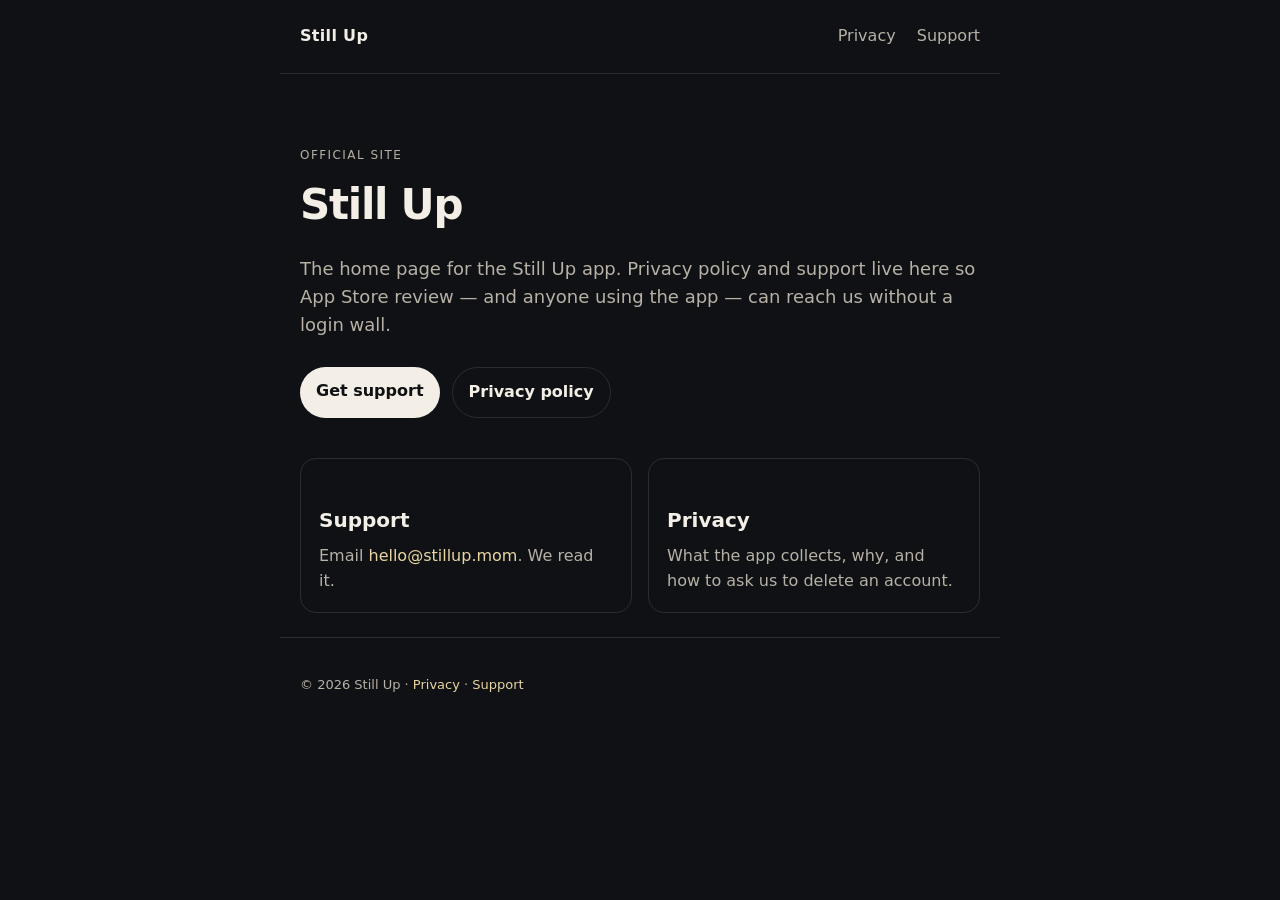
<file: index.html>
<!doctype html>
<html lang="en">
<head>
  <meta charset="utf-8">
  <meta name="viewport" content="width=device-width, initial-scale=1">
  <title>Still Up</title>
  <meta name="description" content="Still Up — the official site for the Still Up app.">
  <link rel="stylesheet" href="/styles.css">
</head>
<body>
  <header class="wrap nav">
    <a class="logo" href="/">Still Up</a>
    <nav>
      <a href="/privacy">Privacy</a>
      <a href="/support">Support</a>
    </nav>
  </header>
  <main class="wrap">
    <p class="eyebrow">Official site</p>
    <h1>Still Up</h1>
    <p class="lede">The home page for the Still Up app. Privacy policy and support live here so App Store review — and anyone using the app — can reach us without a login wall.</p>
    <div class="actions">
      <a class="btn" href="/support">Get support</a>
      <a class="btn ghost" href="/privacy">Privacy policy</a>
    </div>
    <section class="cards">
      <article>
        <h2>Support</h2>
        <p>Email <a href="mailto:hello@stillup.mom">hello@stillup.mom</a>. We read it.</p>
      </article>
      <article>
        <h2>Privacy</h2>
        <p>What the app collects, why, and how to ask us to delete an account.</p>
      </article>
    </section>
  </main>
  <footer class="wrap">
    <p>© 2026 Still Up · <a href="/privacy">Privacy</a> · <a href="/support">Support</a></p>
  </footer>
</body>
</html>
</file>
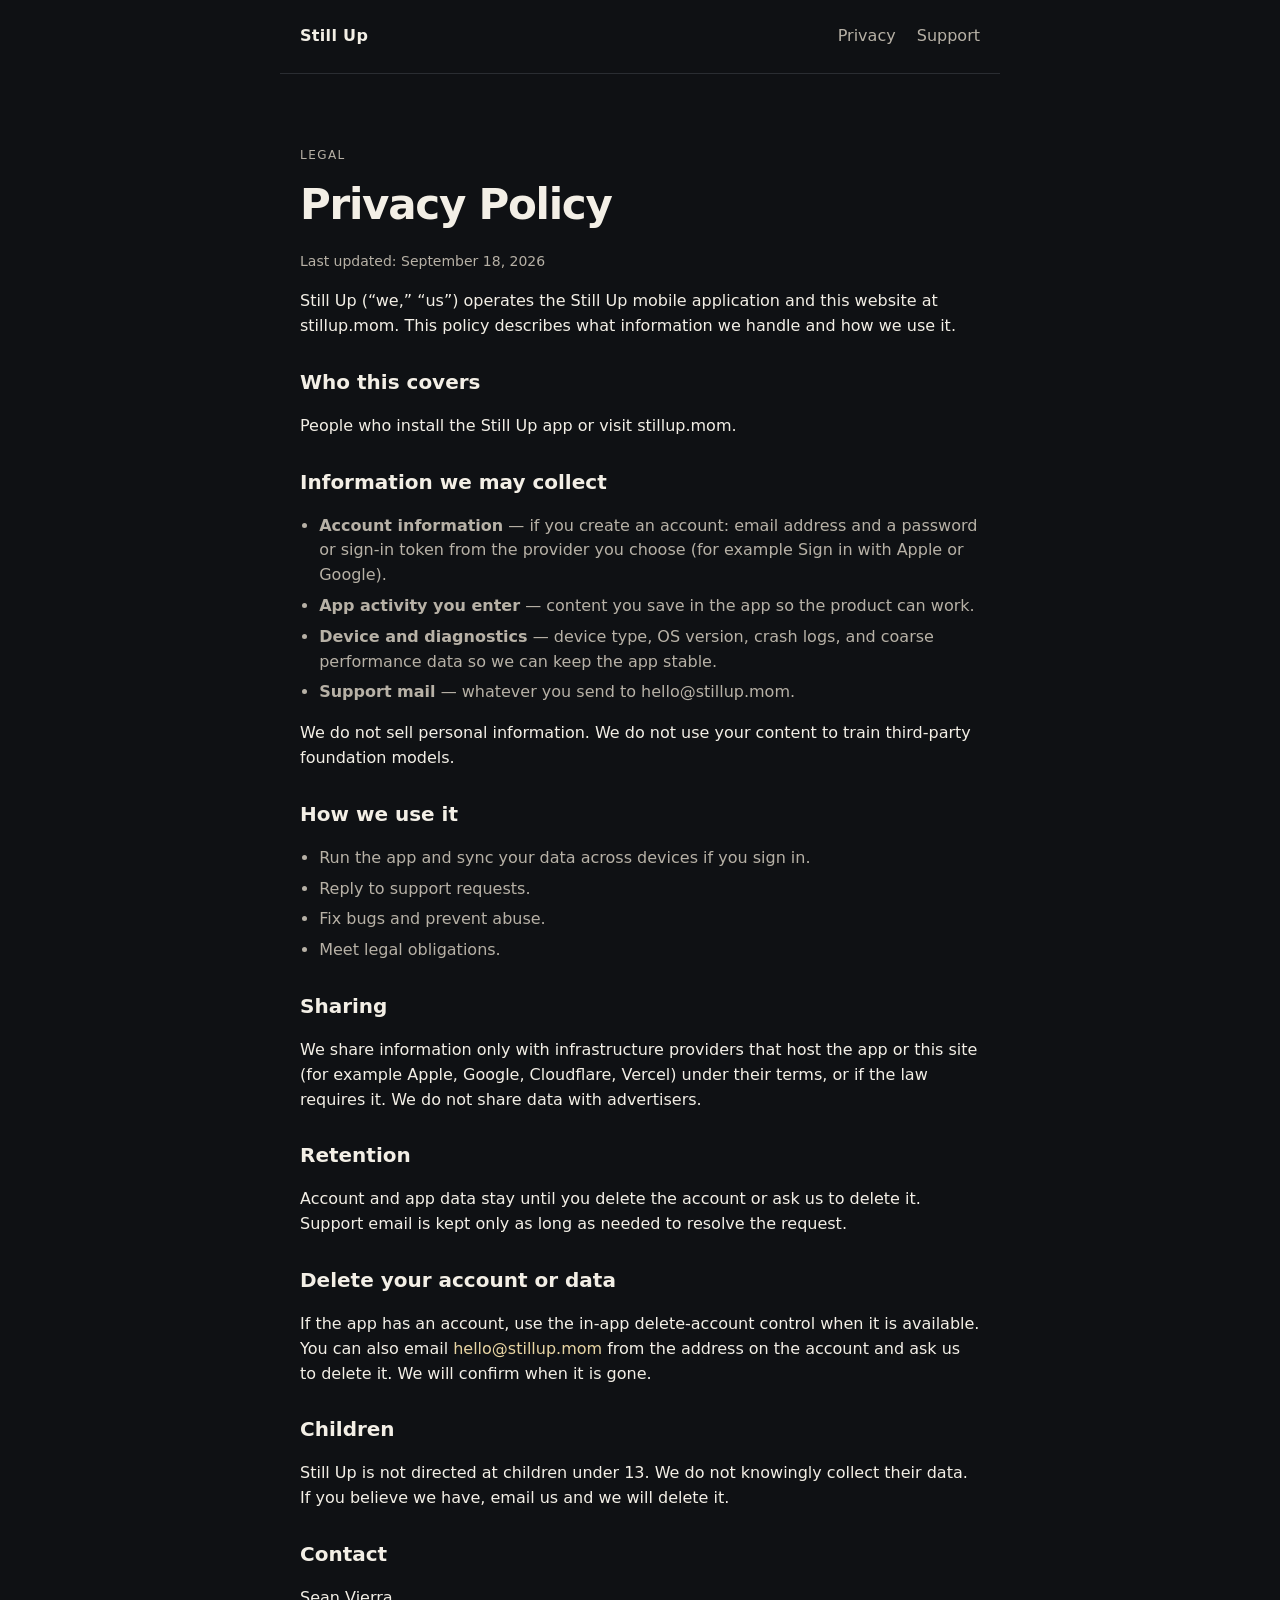
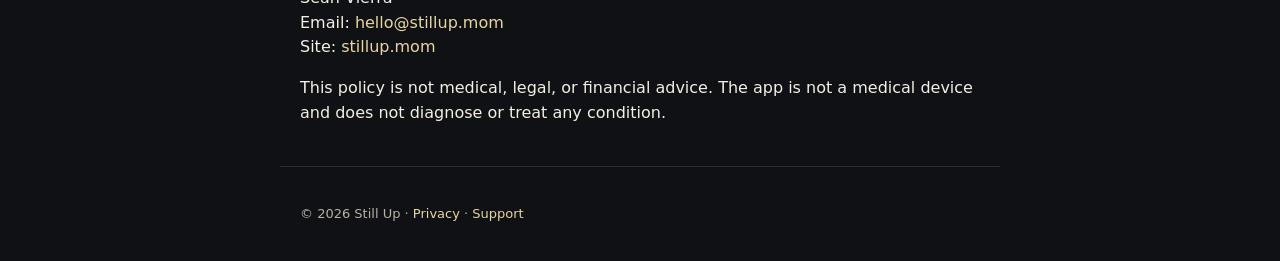
<file: privacy/index.html>
<!doctype html>
<html lang="en">
<head>
  <meta charset="utf-8">
  <meta name="viewport" content="width=device-width, initial-scale=1">
  <title>Privacy Policy — Still Up</title>
  <meta name="description" content="Privacy policy for the Still Up app.">
  <link rel="stylesheet" href="/styles.css">
</head>
<body>
  <header class="wrap nav">
    <a class="logo" href="/">Still Up</a>
    <nav>
      <a href="/privacy">Privacy</a>
      <a href="/support">Support</a>
    </nav>
  </header>
  <main class="wrap prose">
    <p class="eyebrow">Legal</p>
    <h1>Privacy Policy</h1>
    <p class="meta">Last updated: September 18, 2026</p>
    <p>Still Up (“we,” “us”) operates the Still Up mobile application and this website at stillup.mom. This policy describes what information we handle and how we use it.</p>
    <h2>Who this covers</h2>
    <p>People who install the Still Up app or visit stillup.mom.</p>
    <h2>Information we may collect</h2>
    <ul>
      <li><strong>Account information</strong> — if you create an account: email address and a password or sign-in token from the provider you choose (for example Sign in with Apple or Google).</li>
      <li><strong>App activity you enter</strong> — content you save in the app so the product can work.</li>
      <li><strong>Device and diagnostics</strong> — device type, OS version, crash logs, and coarse performance data so we can keep the app stable.</li>
      <li><strong>Support mail</strong> — whatever you send to hello@stillup.mom.</li>
    </ul>
    <p>We do not sell personal information. We do not use your content to train third-party foundation models.</p>
    <h2>How we use it</h2>
    <ul>
      <li>Run the app and sync your data across devices if you sign in.</li>
      <li>Reply to support requests.</li>
      <li>Fix bugs and prevent abuse.</li>
      <li>Meet legal obligations.</li>
    </ul>
    <h2>Sharing</h2>
    <p>We share information only with infrastructure providers that host the app or this site (for example Apple, Google, Cloudflare, Vercel) under their terms, or if the law requires it. We do not share data with advertisers.</p>
    <h2>Retention</h2>
    <p>Account and app data stay until you delete the account or ask us to delete it. Support email is kept only as long as needed to resolve the request.</p>
    <h2>Delete your account or data</h2>
    <p>If the app has an account, use the in-app delete-account control when it is available. You can also email <a href="mailto:hello@stillup.mom">hello@stillup.mom</a> from the address on the account and ask us to delete it. We will confirm when it is gone.</p>
    <h2>Children</h2>
    <p>Still Up is not directed at children under 13. We do not knowingly collect their data. If you believe we have, email us and we will delete it.</p>
    <h2>Contact</h2>
    <p>Sean Vierra<br>Email: <a href="mailto:hello@stillup.mom">hello@stillup.mom</a><br>Site: <a href="/">stillup.mom</a></p>
    <p>This policy is not medical, legal, or financial advice. The app is not a medical device and does not diagnose or treat any condition.</p>
  </main>
  <footer class="wrap">
    <p>© 2026 Still Up · <a href="/privacy">Privacy</a> · <a href="/support">Support</a></p>
  </footer>
</body>
</html>
</file>
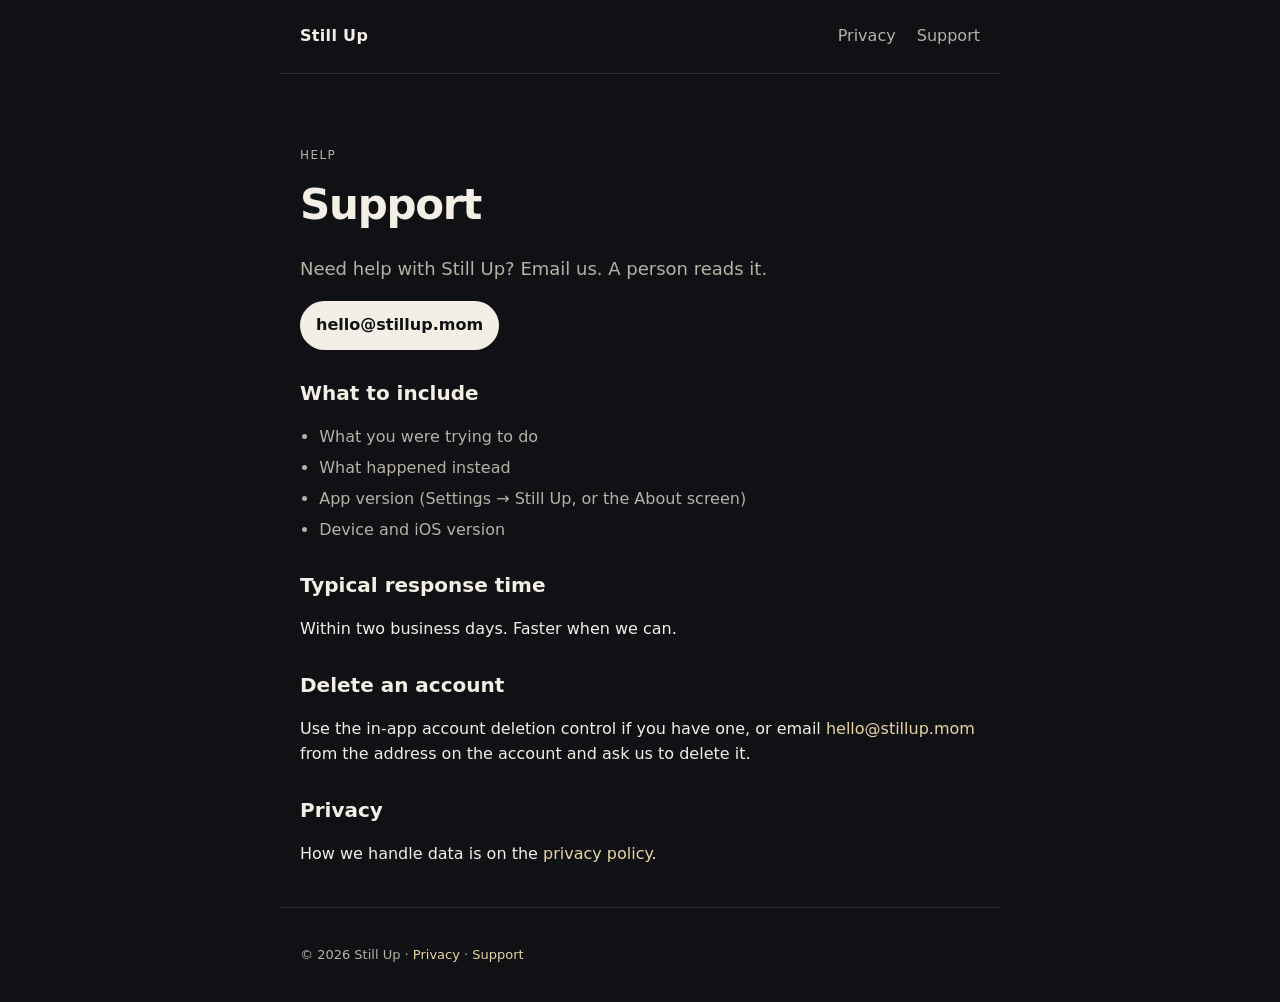
<file: support/index.html>
<!doctype html>
<html lang="en">
<head>
  <meta charset="utf-8">
  <meta name="viewport" content="width=device-width, initial-scale=1">
  <title>Support — Still Up</title>
  <meta name="description" content="Support for the Still Up app.">
  <link rel="stylesheet" href="/styles.css">
</head>
<body>
  <header class="wrap nav">
    <a class="logo" href="/">Still Up</a>
    <nav>
      <a href="/privacy">Privacy</a>
      <a href="/support">Support</a>
    </nav>
  </header>
  <main class="wrap prose">
    <p class="eyebrow">Help</p>
    <h1>Support</h1>
    <p class="lede">Need help with Still Up? Email us. A person reads it.</p>
    <p><a class="btn" href="mailto:hello@stillup.mom">hello@stillup.mom</a></p>
    <h2>What to include</h2>
    <ul>
      <li>What you were trying to do</li>
      <li>What happened instead</li>
      <li>App version (Settings → Still Up, or the About screen)</li>
      <li>Device and iOS version</li>
    </ul>
    <h2>Typical response time</h2>
    <p>Within two business days. Faster when we can.</p>
    <h2>Delete an account</h2>
    <p>Use the in-app account deletion control if you have one, or email <a href="mailto:hello@stillup.mom">hello@stillup.mom</a> from the address on the account and ask us to delete it.</p>
    <h2>Privacy</h2>
    <p>How we handle data is on the <a href="/privacy">privacy policy</a>.</p>
  </main>
  <footer class="wrap">
    <p>© 2026 Still Up · <a href="/privacy">Privacy</a> · <a href="/support">Support</a></p>
  </footer>
</body>
</html>
</file>
<file: styles.css>
:root {
  --bg: #0f1114;
  --fg: #f3efe6;
  --muted: #b7b1a6;
  --line: #2a2d32;
  --accent: #e8d5a3;
}
* { box-sizing: border-box; }
html, body { margin: 0; padding: 0; }
body {
  font-family: ui-sans-serif, system-ui, -apple-system, Segoe UI, sans-serif;
  background: var(--bg);
  color: var(--fg);
  line-height: 1.55;
}
a { color: var(--accent); text-decoration: none; }
a:hover { text-decoration: underline; }
.wrap { max-width: 720px; margin: 0 auto; padding: 24px 20px; }
.nav { display: flex; justify-content: space-between; align-items: center; border-bottom: 1px solid var(--line); }
.logo { color: var(--fg); font-weight: 700; letter-spacing: 0.02em; }
nav a { margin-left: 16px; color: var(--muted); }
.eyebrow { text-transform: uppercase; letter-spacing: 0.12em; font-size: 12px; color: var(--muted); margin: 48px 0 8px; }
h1 { font-size: 42px; letter-spacing: -0.03em; margin: 0 0 12px; }
h2 { font-size: 20px; margin: 28px 0 8px; }
.lede { font-size: 18px; color: var(--muted); max-width: 38em; }
.meta { color: var(--muted); font-size: 14px; }
.actions { display: flex; gap: 12px; flex-wrap: wrap; margin: 28px 0 40px; }
.btn {
  display: inline-block;
  background: var(--fg);
  color: var(--bg);
  padding: 12px 16px;
  border-radius: 999px;
  font-weight: 600;
}
.btn:hover { text-decoration: none; opacity: 0.9; }
.btn.ghost { background: transparent; color: var(--fg); border: 1px solid var(--line); }
.cards { display: grid; grid-template-columns: 1fr 1fr; gap: 16px; }
.cards article { border: 1px solid var(--line); border-radius: 16px; padding: 18px; }
.cards p { color: var(--muted); margin: 8px 0 0; }
footer { color: var(--muted); font-size: 13px; border-top: 1px solid var(--line); margin-top: 48px; }
.prose ul { padding-left: 1.2em; color: var(--muted); }
.prose li { margin: 6px 0; }
@media (max-width: 640px) {
  h1 { font-size: 32px; }
  .cards { grid-template-columns: 1fr; }
}
</file>
